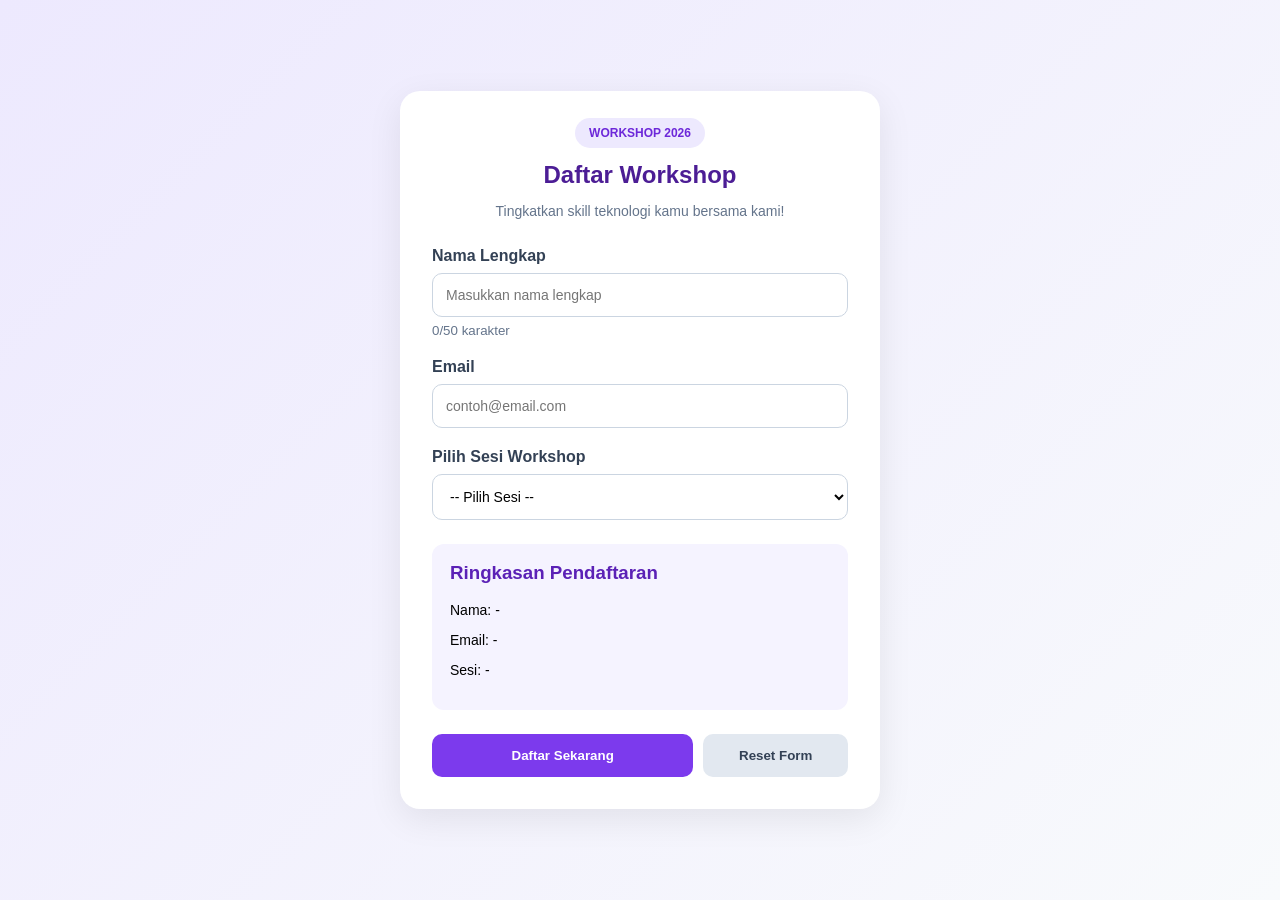
<file: Form Pendaftaran/index.html>
<!DOCTYPE html>
<html lang="id">
<head>
  <meta charset="UTF-8">
  <meta name="viewport" content="width=device-width, initial-scale=1.0">
  <title>Pendaftaran Workshop</title>
  <link rel="stylesheet" href="style.css">
  <script src="script.js" defer></script>
</head>
<body>
  <main class="container">
    <section class="form-card">
      <div class="header">
        <span class="tag">WORKSHOP 2026</span>
        <h1>Daftar Workshop</h1>
        <p>Tingkatkan skill teknologi kamu bersama kami!</p>
      </div>

      <form id="formWorkshop" novalidate>
        <div class="form-group">
          <label for="nama">Nama Lengkap</label>
          <input type="text" id="nama"
            placeholder="Masukkan nama lengkap"
            maxlength="50">
          <small id="jumlahKarakter">0/50 karakter</small>
          <small class="error" id="errorNama"></small>
        </div>

        <div class="form-group">
          <label for="email">Email</label>
          <input type="email" id="email"
            placeholder="contoh@email.com">
          <small class="error" id="errorEmail"></small>
        </div>

        <div class="form-group">
          <label for="sesi">Pilih Sesi Workshop</label>
          <select id="sesi">
            <option value="">-- Pilih Sesi --</option>
            <option value="Web Development">
              Web Development
            </option>
            <option value="UI/UX Design">
              UI/UX Design
            </option>
            <option value="Python Dasar">
              Python Dasar
            </option>
          </select>
          <small class="error" id="errorSesi"></small>
        </div>

        <div class="ringkasan">
          <h3>Ringkasan Pendaftaran</h3>
          <p>Nama: <span id="previewNama">-</span></p>
          <p>Email: <span id="previewEmail">-</span></p>
          <p>Sesi: <span id="previewSesi">-</span></p>
        </div>

        <div id="pesan" role="status" aria-live="polite"></div>

        <div class="button-group">
          <button type="submit" class="btn-daftar">
            Daftar Sekarang
          </button>
          <button type="reset" class="btn-reset">
            Reset Form
          </button>
        </div>
      </form>
    </section>
  </main>
</body>
</html>
</file>
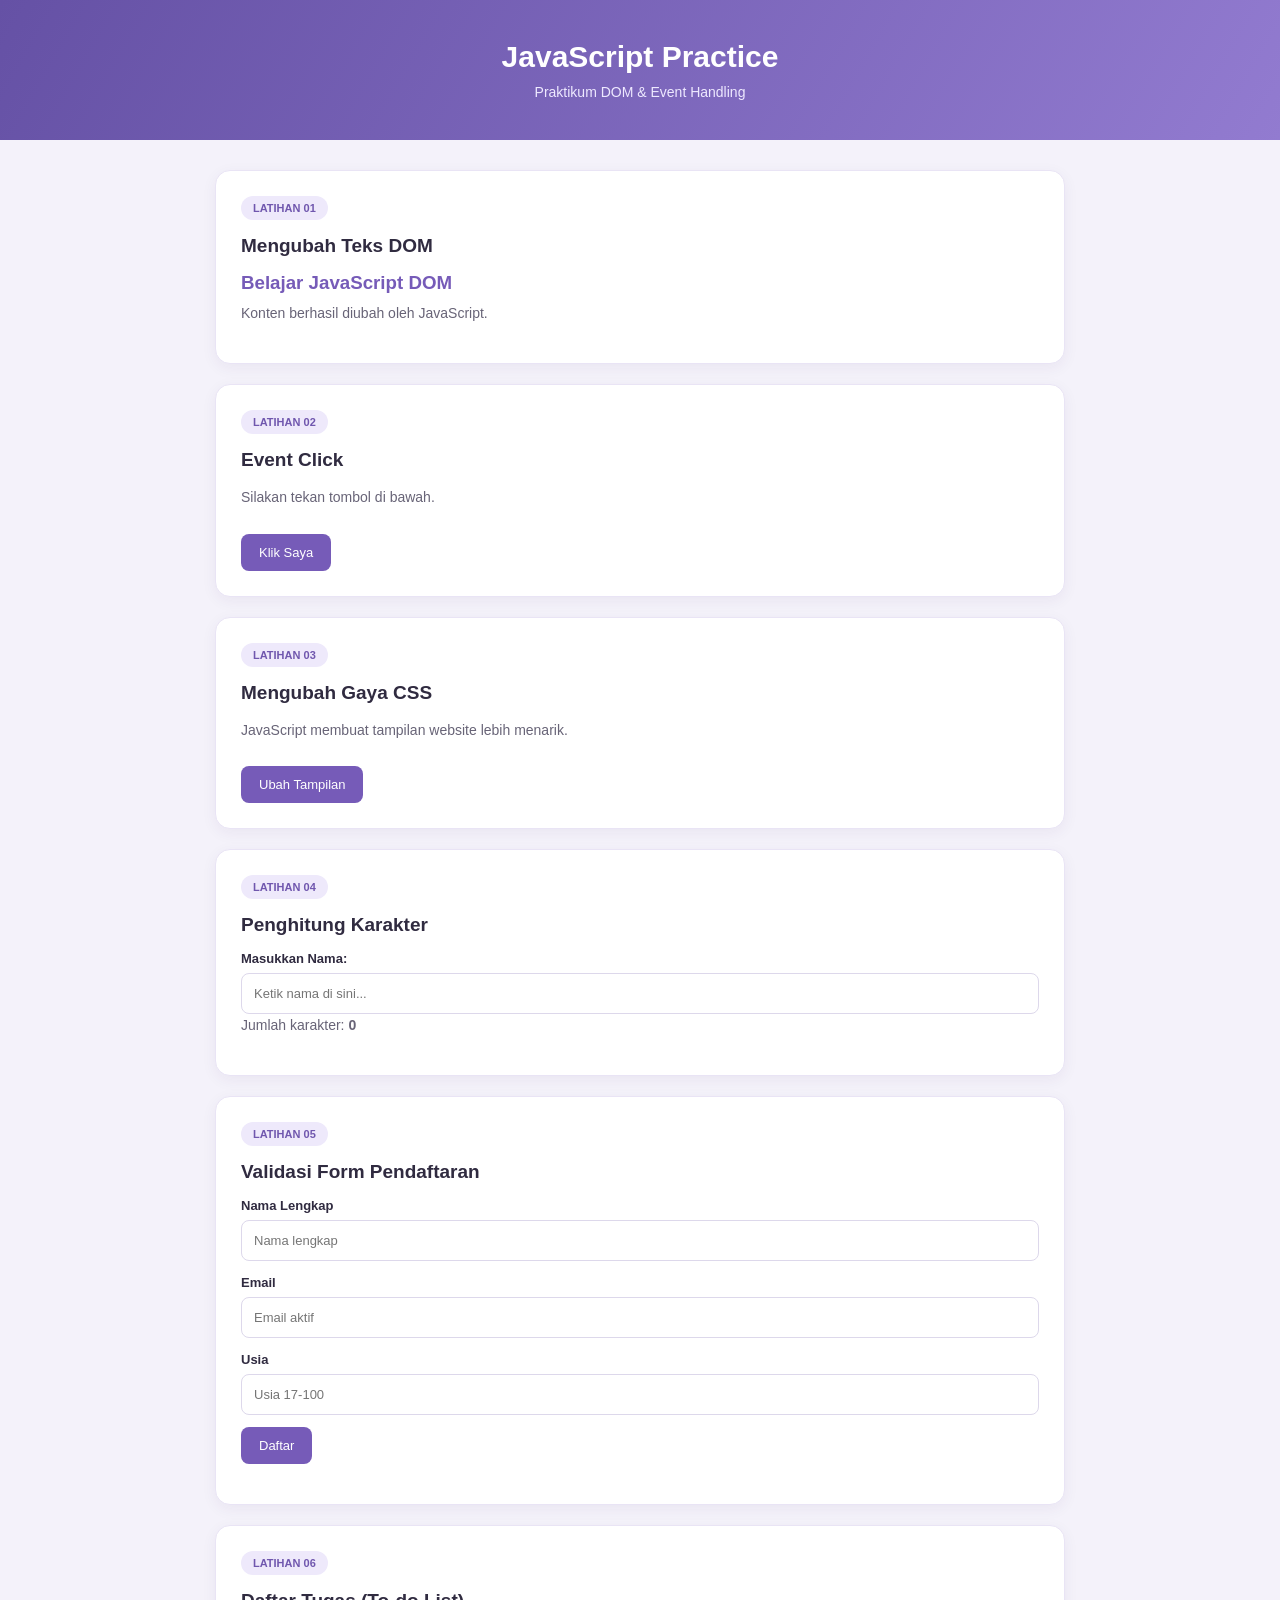
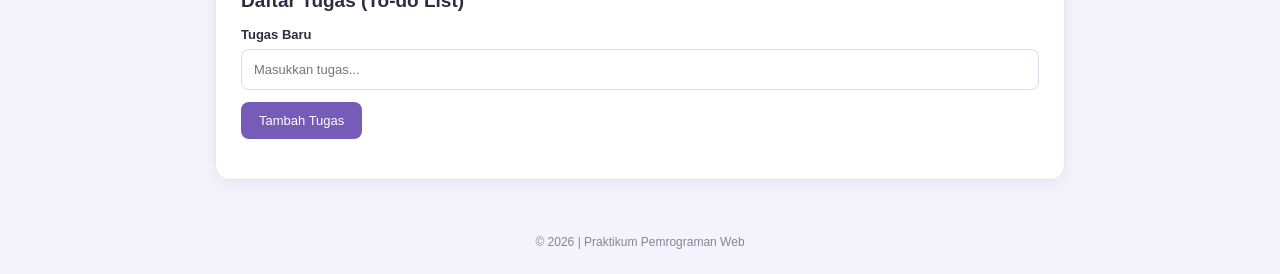
<file: Lab6 Dom Event/index.html>
<!DOCTYPE html>
<html lang="en">
<head>
    <meta charset="UTF-8">
    <meta name="viewport" content="width=device-width, initial-scale=1.0">
    <title>Praktikum DOM & Event</title>
    <link rel="stylesheet" href="style.css">
    <script src="script.js" defer></script>
</head>
<body>
    <header>
        <h1>JavaScript Practice</h1>
        <p>Praktikum DOM & Event Handling</p>
    </header>

    <main class="container">

        <!-- LATIHAN 1 -->
        <section class="card">
            <span class="nomor">LATIHAN 01</span>
            <h2>Mengubah Teks DOM</h2>
            <h3 id="judul">Latihan DOM</h3>
            <p id="pesan">Belum ada perubahan teks.</p>
        </section>

        <!-- LATIHAN 2 -->
        <section class="card">
            <span class="nomor">LATIHAN 02</span>
            <h2>Event Click</h2>
            <p id="pesanKlik">Silakan tekan tombol di bawah.</p>
            <button id="tombolAksi" type="button">
                Klik Saya
            </button>
        </section>

        <!-- LATIHAN 3 -->
        <section class="card">
            <span class="nomor">LATIHAN 03</span>
            <h2>Mengubah Gaya CSS</h2>
            <p id="teksGaya">
                JavaScript membuat tampilan website lebih menarik.
            </p>
            <button id="tombolGaya" type="button">
                Ubah Tampilan
            </button>
        </section>

        <!-- LATIHAN 4 -->
        <section class="card">
            <span class="nomor">LATIHAN 04</span>
            <h2>Penghitung Karakter</h2>
            <label for="namaInput">Masukkan Nama:</label>
            <input type="text" id="namaInput" maxlength="40"
                placeholder="Ketik nama di sini...">
            <p>Jumlah karakter: <strong id="jumlahKarakter">0</strong></p>
        </section>

        <!-- LATIHAN 5 -->
        <section class="card">
            <span class="nomor">LATIHAN 05</span>
            <h2>Validasi Form Pendaftaran</h2>

            <form id="formPendaftaran" novalidate>
                <label for="nama">Nama Lengkap</label>
                <input type="text" id="nama" placeholder="Nama lengkap">

                <label for="email">Email</label>
                <input type="email" id="email" placeholder="Email aktif">

                <label for="usia">Usia</label>
                <input type="number" id="usia" placeholder="Usia 17-100">

                <button type="submit">Daftar</button>
            </form>

            <p id="pesanForm" aria-live="polite"></p>
        </section>

        <!-- LATIHAN 6 -->
        <section class="card">
            <span class="nomor">LATIHAN 06</span>
            <h2>Daftar Tugas (To-do List)</h2>

            <label for="inputTugas">Tugas Baru</label>
            <input type="text" id="inputTugas"
                placeholder="Masukkan tugas...">

            <button id="tambahTugas" type="button">Tambah Tugas</button>

            <p id="pesanTugas" aria-live="polite"></p>
            <ul id="daftarTugas"></ul>
        </section>

    </main>

    <footer>
        <p>© 2026 | Praktikum Pemrograman Web</p>
    </footer>


</body>
</html>
</file>
<file: Form Pendaftaran/style.css>
* {
  box-sizing: border-box;
}

body {
  margin: 0;
  font-family: Arial, sans-serif;
  background: linear-gradient(135deg, #ede9fe, #f8fafc);
  min-height: 100vh;
  display: flex;
  justify-content: center;
  align-items: center;
  padding: 20px;
}

.container {
  width: 100%;
  max-width: 480px;
}

.form-card {
  background: white;
  padding: 32px;
  border-radius: 20px;
  box-shadow: 0 10px 35px rgba(0, 0, 0, 0.08);
}

.header {
  text-align: center;
  margin-bottom: 28px;
}

.tag {
  background: #ede9fe;
  color: #6d28d9;
  padding: 8px 14px;
  border-radius: 20px;
  font-size: 12px;
  font-weight: bold;
}

h1 {
  color: #4c1d95;
  margin: 20px 0 10px;
}

.header p {
  color: #64748b;
  font-size: 14px;
}

.form-group {
  margin-bottom: 20px;
}

label {
  display: block;
  font-weight: bold;
  margin-bottom: 8px;
  color: #334155;
}

input, select {
  width: 100%;
  padding: 13px;
  border: 1px solid #cbd5e1;
  border-radius: 10px;
  font-size: 14px;
  background: white;
}

input:focus, select:focus {
  outline: none;
  border-color: #7c3aed;
}

small {
  display: block;
  margin-top: 6px;
  color: #64748b;
}

.error {
  color: #dc2626;
  font-size: 12px;
}

.ringkasan {
  background: #f5f3ff;
  padding: 18px;
  border-radius: 12px;
  margin: 24px 0;
}

.ringkasan h3 {
  color: #5b21b6;
  margin-top: 0;
}

.ringkasan p {
  font-size: 14px;
  overflow-wrap: anywhere;
}

#pesan {
  margin-bottom: 15px;
  font-size: 14px;
  font-weight: bold;
}

#pesan.sukses {
  color: #15803d;
}

#pesan.gagal {
  color: #dc2626;
}

.button-group {
  display: flex;
  gap: 10px;
}

button {
  padding: 14px;
  border: none;
  border-radius: 10px;
  font-weight: bold;
  cursor: pointer;
}

.btn-daftar {
  background: #7c3aed;
  color: white;
  flex: 2;
}

.btn-daftar:hover {
  background: #5b21b6;
}

.btn-reset {
  background: #e2e8f0;
  color: #334155;
  flex: 1;
}

@media (max-width: 480px) {
  .form-card {
    padding: 22px;
  }

  .button-group {
    flex-direction: column;
  }

  button {
    width: 100%;
  }
}
</file>
<file: Lab6 Dom Event/style.css>
.highlight {
    color: #173f75;
    background-color: #e6f1ff;
    border-left: 4px solid #3478c8;
    padding: 12px;
}
.teks-besar { font-size: 1.4rem; }

.selesai span { text-decoration: line-through; color: #687386; }
li { margin-bottom: 8px; }

.btn-reset {
  background: #e2e8f0;
  color: #334155;
  flex: 1;
}

@media (max-width: 480px) {
  .form-card {
    padding: 22px;
  }

  .button-group {
    flex-direction: column;
  }

  button {
    width: 100%;
  }
}

* {
    margin: 0;
    padding: 0;
    box-sizing: border-box;
}

body {
    font-family: Arial, sans-serif;
    background-color: #f4f2fa;
    color: #302b40;
}

/* HEADER */
header {
    background: linear-gradient(120deg, #6551a5, #927bd0);
    color: white;
    text-align: center;
    padding: 40px 20px;
}

header h1 {
    font-size: 30px;
    margin-bottom: 10px;
}

header p {
    color: #eee9ff;
    font-size: 14px;
}

/* CONTAINER */
.container {
    width: 90%;
    max-width: 850px;
    margin: 30px auto;
}

/* CARD */
.card {
    background: white;
    padding: 25px;
    margin-bottom: 20px;
    border-radius: 15px;
    border: 1px solid #e9e4f5;
    box-shadow: 0 4px 15px rgba(60, 40, 100, 0.06);
}

.nomor {
    display: inline-block;
    background: #eee9fb;
    color: #7057ae;
    padding: 6px 12px;
    border-radius: 20px;
    font-size: 11px;
    font-weight: bold;
}

.card h2 {
    font-size: 19px;
    margin: 15px 0;
}

.card h3 {
    color: #765bb8;
    margin-bottom: 8px;
}

.card p {
    font-size: 14px;
    line-height: 1.7;
    margin-bottom: 12px;
    color: #686477;
}

/* INPUT */
label {
    display: block;
    font-size: 13px;
    font-weight: bold;
    margin: 14px 0 7px;
}

input {
    width: 100%;
    padding: 12px;
    border: 1px solid #ddd8eb;
    border-radius: 8px;
    outline: none;
    font-size: 13px;
}

input:focus {
    border-color: #8065bd;
    box-shadow: 0 0 0 3px #8065bd18;
}

/* BUTTON */
button {
    background-color: #765bb8;
    color: white;
    border: none;
    padding: 11px 18px;
    border-radius: 8px;
    margin-top: 12px;
    cursor: pointer;
    font-size: 13px;
    transition: 0.2s;
}

button:hover {
    background-color: #59418f;
}

/* LATIHAN 3 */
.highlight {
    background-color: #eee9fb;
    color: #59418f;
    border-left: 4px solid #8065bd;
    padding: 12px;
    border-radius: 5px;
}

.teks-besar {
    font-size: 1.4rem !important;
}

/* LATIHAN 5 */
#pesanForm {
    margin-top: 15px;
    font-weight: bold;
}

.berhasil {
    color: green !important;
}

.gagal {
    color: #dc3545 !important;
}

/* LATIHAN 6 */
#daftarTugas {
    padding-left: 22px;
    margin-top: 15px;
}

#daftarTugas li {
    margin-bottom: 12px;
    font-size: 14px;
}

#daftarTugas button {
    margin-left: 10px;
    padding: 7px 10px;
    font-size: 11px;
}

.selesai {
    text-decoration: line-through;
    color: #999;
}

/* FOOTER */
footer {
    text-align: center;
    padding: 25px;
    color: #898397;
    font-size: 12px;
}

/* RESPONSIVE */
@media (max-width: 600px) {
    header {
        padding: 30px 15px;
    }

    header h1 {
        font-size: 24px;
    }

    .container {
        width: 92%;
    }

    .card {
        padding: 20px;
    }
}
</file>
